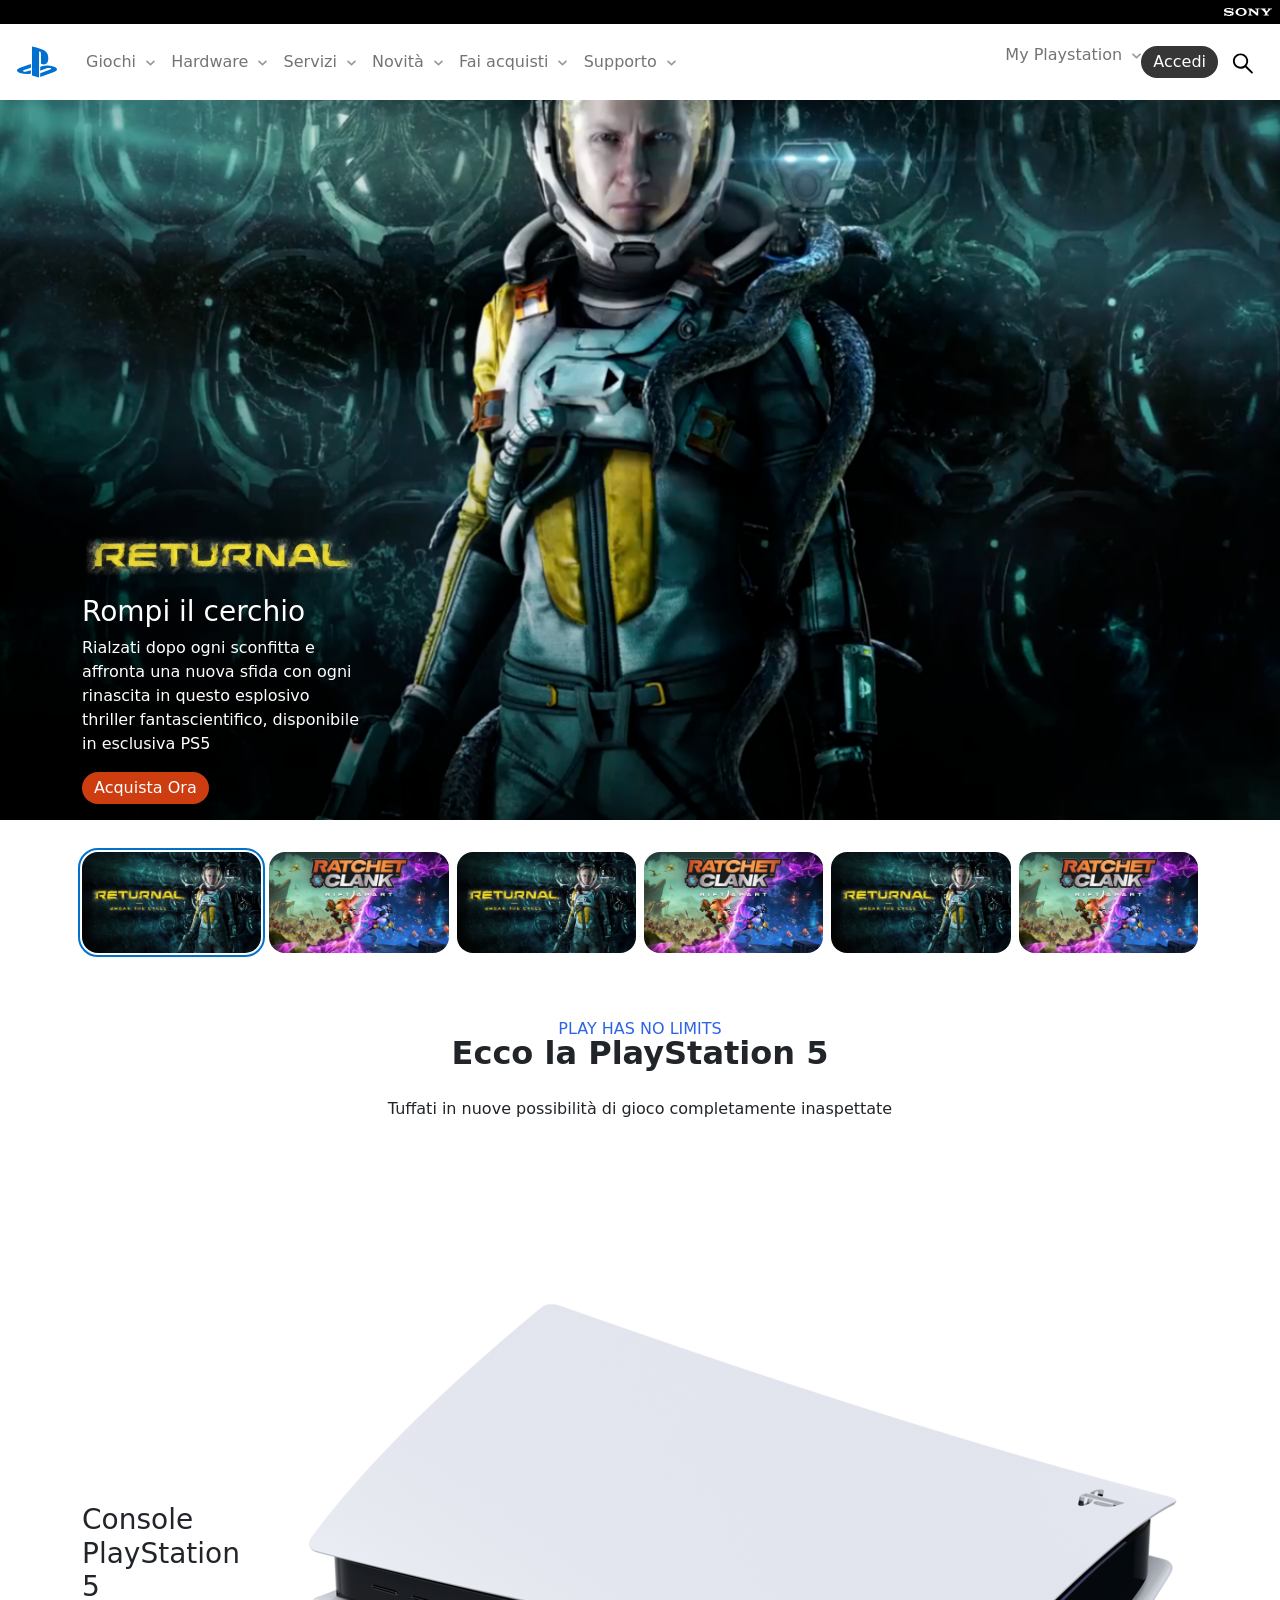
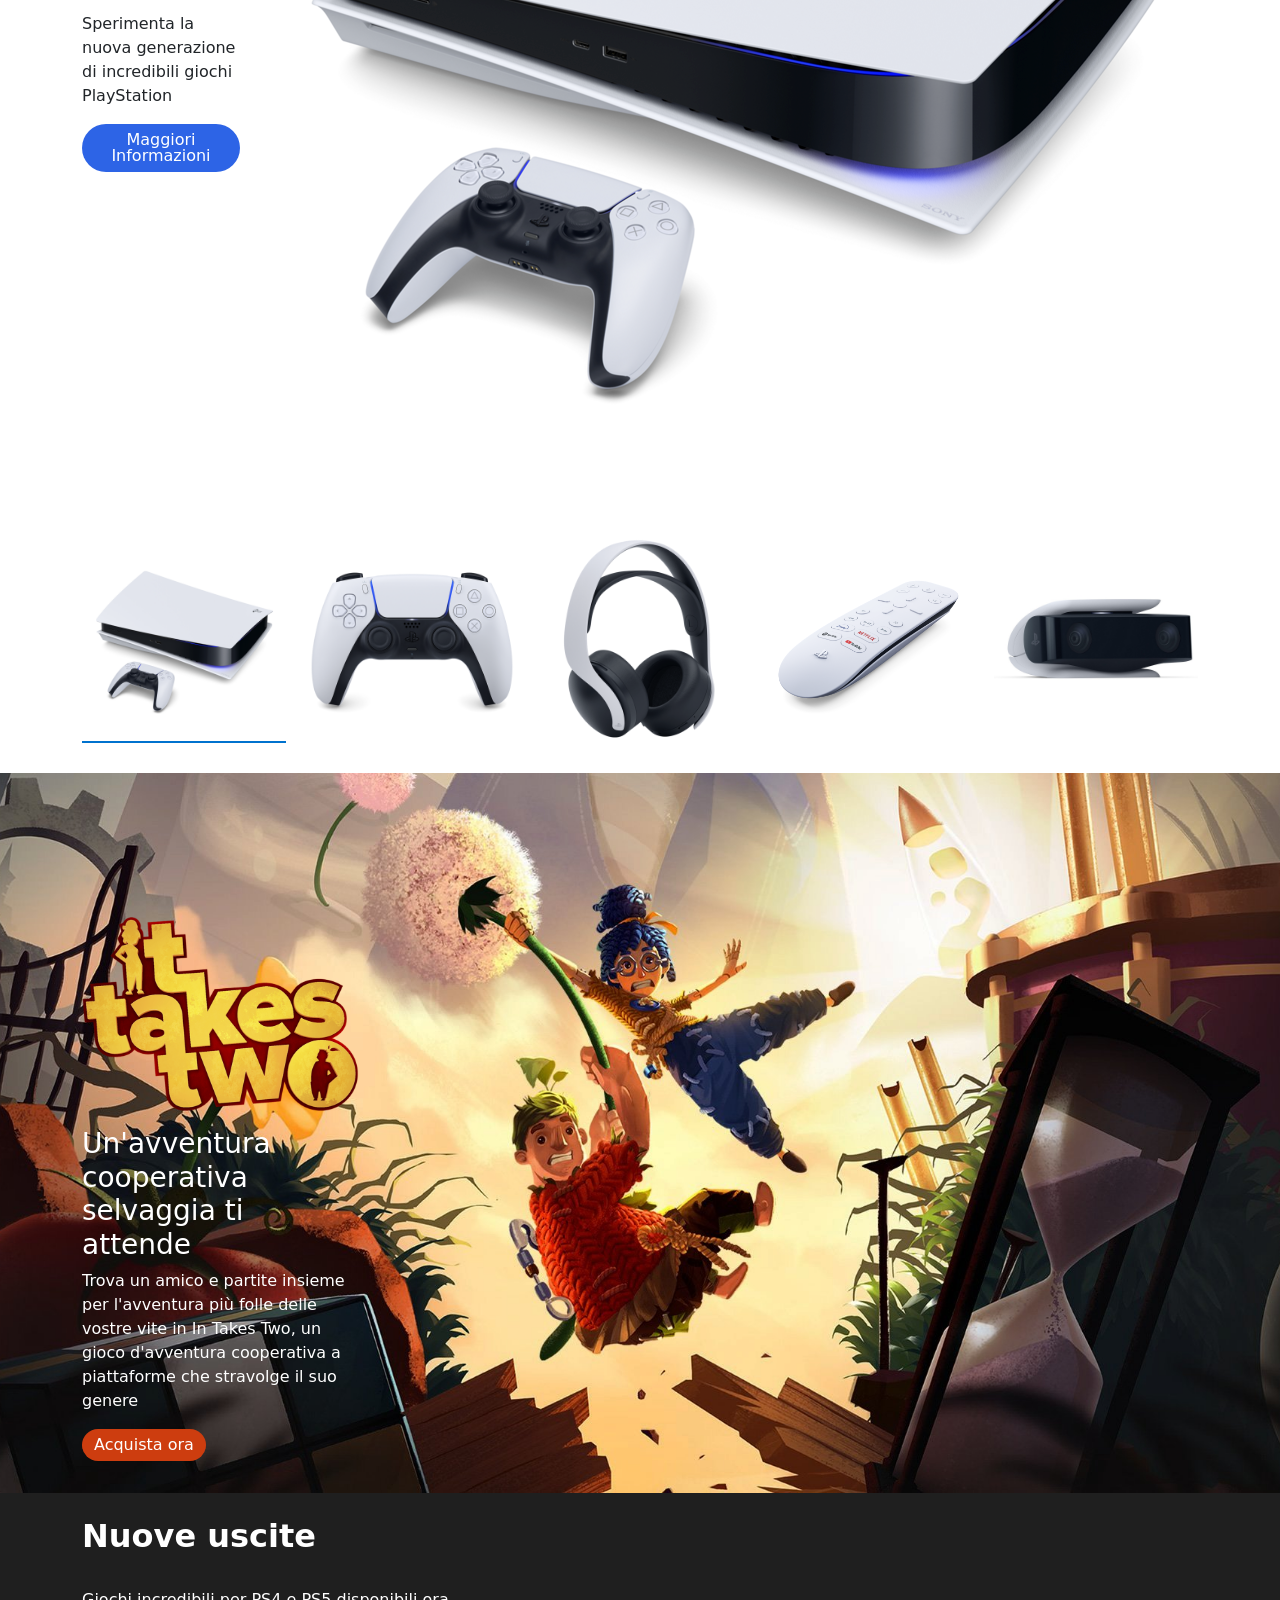
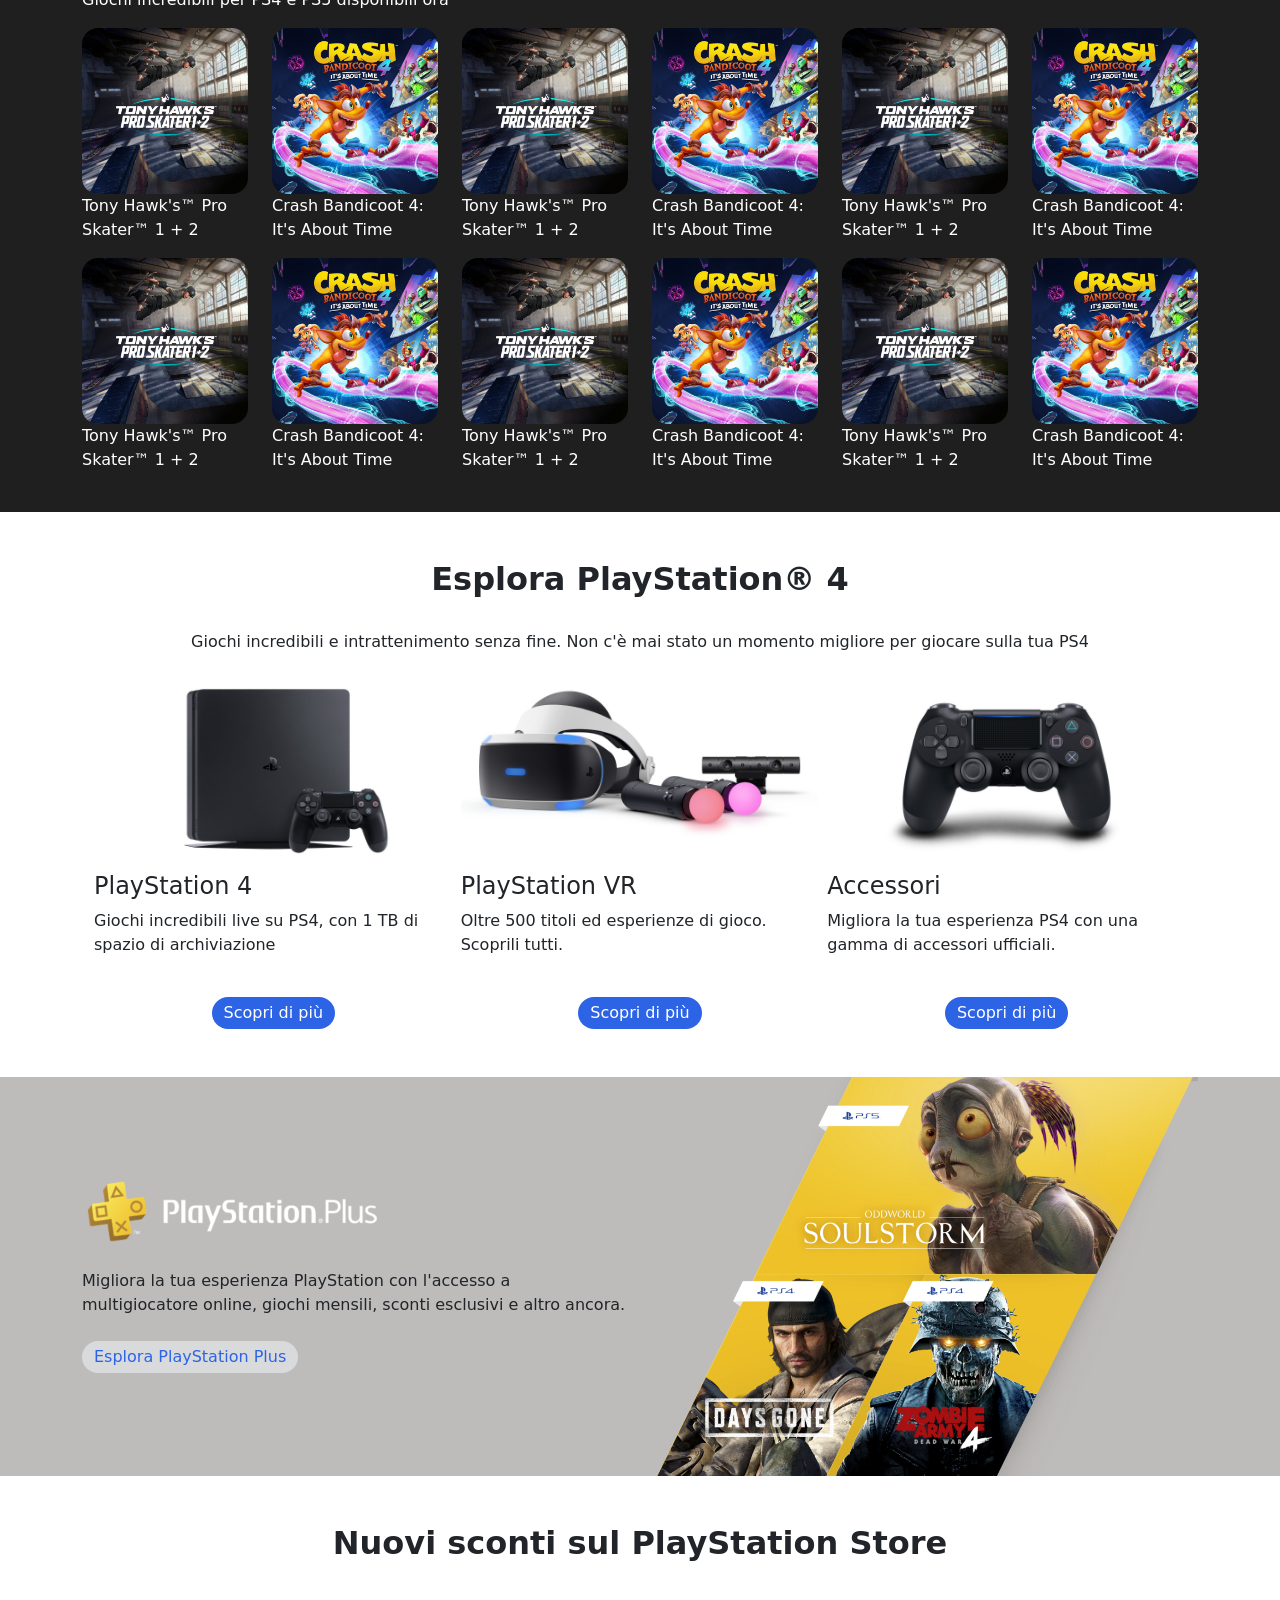
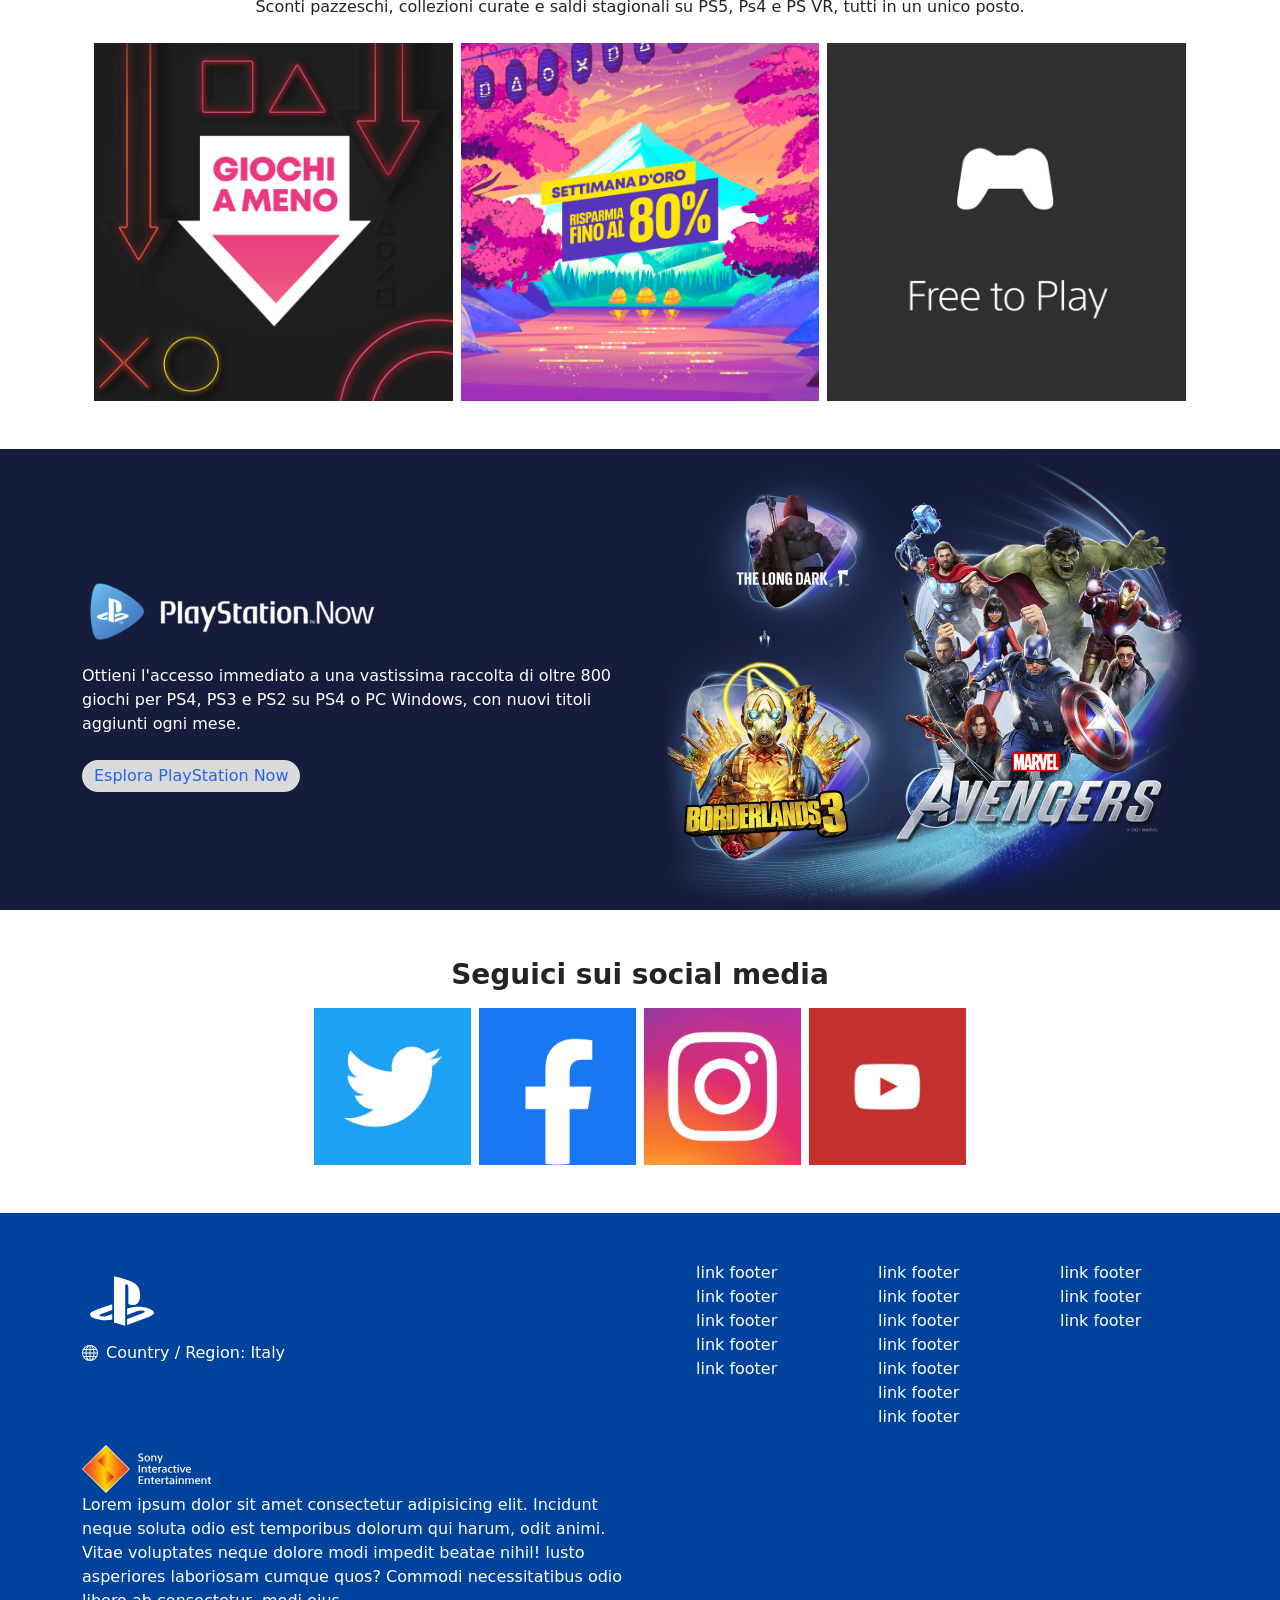
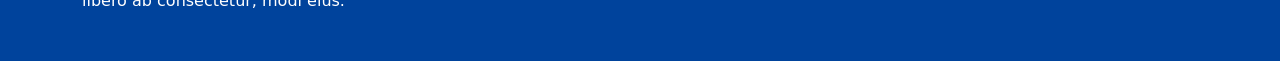
<file: index.html>
<!DOCTYPE html>
<html lang="en">
  <head>
    <meta charset="UTF-8" />
    <meta http-equiv="X-UA-Compatible" content="IE=edge" />
    <meta name="viewport" content="width=device-width, initial-scale=1.0" />
    <link
      href="https://cdn.jsdelivr.net/npm/bootstrap@5.0.2/dist/css/bootstrap.min.css"
      rel="stylesheet"
      integrity="sha384-EVSTQN3/azprG1Anm3QDgpJLIm9Nao0Yz1ztcQTwFspd3yD65VohhpuuCOmLASjC"
      crossorigin="anonymous"
    />
    <script
      src="https://cdn.jsdelivr.net/npm/bootstrap@5.0.2/dist/js/bootstrap.bundle.min.js"
      integrity="sha384-MrcW6ZMFYlzcLA8Nl+NtUVF0sA7MsXsP1UyJoMp4YLEuNSfAP+JcXn/tWtIaxVXM"
      crossorigin="anonymous"
    ></script>

    <link rel="stylesheet" href="./css/style.css" />
    <title>Playstation</title>
  </head>

  <body>
    <header>
      <div class="justify-content-end d-flex">
        <img src="./img/sony_logo.svg" alt="Logo Sony" />
      </div>
      <nav class="navbar navbar-expand-lg navbar-light">
        <div class="container-fluid">
          <a class="navbar-brand" href="#">
            <img src="./img/play_logo.svg" alt="Logo Playstation" />
          </a>

          <button
            class="navbar-toggler"
            type="button"
            data-bs-toggle="collapse"
            data-bs-target="#navbarColor01"
            aria-controls="navbarColor01"
            aria-expanded="false"
            aria-label="Toggle navigation"
          >
            <span class="navbar-toggler-icon"></span>
          </button>
          <div class="collapse navbar-collapse" id="navbarColor01">
            <ul class="navbar-nav me-auto mb-2 mb-lg-0">
              <li class="nav-item dropdown">
                <a
                  class="nav-link dropdown-toggle"
                  href="#"
                  id="navbarGames"
                  role="button"
                  data-bs-toggle="dropdown"
                  aria-expanded="false"
                >
                  Giochi
                </a>
                <ul class="dropdown-menu" aria-labelledby="navbarGames"></ul>
              </li>

              <li class="nav-item dropdown">
                <a
                  class="nav-link dropdown-toggle"
                  href="#"
                  id="navbarHardware"
                  role="button"
                  data-bs-toggle="dropdown"
                  aria-expanded="false"
                >
                  Hardware
                </a>
                <ul class="dropdown-menu" aria-labelledby="navbarHardware"></ul>
              </li>

              <li class="nav-item dropdown">
                <a
                  class="nav-link dropdown-toggle"
                  href="#"
                  id="navbarServices"
                  role="button"
                  data-bs-toggle="dropdown"
                  aria-expanded="false"
                >
                  Servizi
                </a>
                <ul class="dropdown-menu" aria-labelledby="navbarServices"></ul>
              </li>

              <li class="nav-item dropdown">
                <a
                  class="nav-link dropdown-toggle"
                  href="#"
                  id="navbarNews"
                  role="button"
                  data-bs-toggle="dropdown"
                  aria-expanded="false"
                >
                  Novità
                </a>
                <ul class="dropdown-menu" aria-labelledby="navbarNews"></ul>
              </li>

              <li class="nav-item dropdown">
                <a
                  class="nav-link dropdown-toggle"
                  href="#"
                  id="navbarBuy"
                  role="button"
                  data-bs-toggle="dropdown"
                  aria-expanded="false"
                >
                  Fai acquisti
                </a>
                <ul class="dropdown-menu" aria-labelledby="navbarBuy"></ul>
              </li>

              <li class="nav-item dropdown">
                <a
                  class="nav-link dropdown-toggle"
                  href="#"
                  id="navbarSupport"
                  role="button"
                  data-bs-toggle="dropdown"
                  aria-expanded="false"
                >
                  Supporto
                </a>
                <ul class="dropdown-menu" aria-labelledby="navbarSupport"></ul>
              </li>
            </ul>
            <div class="d-flex">
              <div class="nav-item dropdown">
                <a
                  class="nav-link dropdown-toggle"
                  href="#"
                  id="navbarMyPlaystation"
                  role="button"
                  data-bs-toggle="dropdown"
                  aria-expanded="false"
                >
                  My Playstation
                </a>
                <ul
                  class="dropdown-menu"
                  aria-labelledby="navbarMyPlaystation"
                ></ul>
              </div>

              <button class="btn btn-pill btn--dark-grey align-self-center">
                Accedi
              </button>
              <button class="btn btn--icon">
                <svg
                  version="1.1"
                  xmlns="http://www.w3.org/2000/svg"
                  xmlns:xlink="http://www.w3.org/1999/xlink"
                  viewBox="0 0 50 50"
                  data-di-rand="1620204969111"
                >
                  <g>
                    <path
                      d="M8,20.913 C8,14.344 13.344,9 19.913,9 C26.482,9 31.827,14.344 31.827,20.913 C31.827,27.482 26.482,32.827 19.913,32.827 C13.344,32.827 8,27.482 8,20.913 M45.112,43.585 L32.346,30.82 C34.518,28.099 35.827,24.658 35.827,20.913 C35.827,12.139 28.688,5 19.913,5 C11.139,5 4,12.139 4,20.913 C4,29.688 11.139,36.827 19.913,36.827 C23.503,36.827 26.808,35.618 29.474,33.604 L42.284,46.413 C42.674,46.804 43.186,46.999 43.698,46.999 C44.209,46.999 44.721,46.804 45.112,46.413 C45.502,46.023 45.698,45.511 45.698,44.999 C45.698,44.488 45.502,43.976 45.112,43.585"
                    ></path>
                  </g>
                </svg>
              </button>
            </div>
          </div>
        </div>
      </nav>
    </header>

    <section class="hero-carousel mb-5">
      <div class="hero hero--returnal mb-3">
        <div
          class="container text-white d-flex flex-column justify-content-end"
        >
          <img
            class="returnal-banner-logo"
            src="./img/returnal-hero-banner-logo.png"
            alt="Logo Returnal"
          />
          <h3>Rompi il cerchio</h3>
          <p>
            Rialzati dopo ogni sconfitta e affronta una nuova sfida con ogni
            rinascita in questo esplosivo thriller fantascientifico, disponibile
            in esclusiva PS5
          </p>
          <button class="btn btn-pill align-self-start">Acquista Ora</button>
        </div>
      </div>

      <div class="container hero-carousel__slider">
        <div class="row row-cols-2 row-cols-sm-3 row-cols-lg-6 g-2">
          <div class="col">
            <img
              class="card-rounded slider-img slider-img--active"
              src="./img/returnal-listing-thumb-01-ps5.jpg"
              alt=""
            />
          </div>

          <div class="col">
            <img
              class="card-rounded slider-img"
              src="./img/ratchet-and-clank-rift-apart-keyart.jpg"
              alt=""
            />
          </div>

          <div class="col">
            <img
              class="card-rounded slider-img"
              src="./img/returnal-listing-thumb-01-ps5.jpg"
              alt=""
            />
          </div>

          <div class="col">
            <img
              class="card-rounded slider-img"
              src="./img/ratchet-and-clank-rift-apart-keyart.jpg"
              alt=""
            />
          </div>

          <div class="col">
            <img
              class="card-rounded slider-img"
              src="./img/returnal-listing-thumb-01-ps5.jpg"
              alt=""
            />
          </div>

          <div class="col">
            <img
              class="card-rounded slider-img"
              src="./img/ratchet-and-clank-rift-apart-keyart.jpg"
              alt=""
            />
          </div>
        </div>
      </div>
    </section>

    <section class="ps5">
      <div class="section-header container">
        <p class="ps5__subtitle">play has no limits</p>
        <h2>Ecco la PlayStation 5</h2>
        <p>Tuffati in nuove possibilità di gioco completamente inaspettate</p>
      </div>

      <div class="card-custom card--hor container">
        <div class="card-description">
          <h3>Console PlayStation 5</h3>
          <p>
            Sperimenta la nuova generazione di incredibili giochi PlayStation
          </p>
          <button class="btn btn-pill btn--blue">Maggiori Informazioni</button>
        </div>
        <img src="./img/playstation-5-thumb.png" alt="Ps5" />
      </div>

      <div class="container ps5__slider">
        <div class="row row-cols-3 row-cols-md-5">
          <div class="col ps5__image--active">
            <img
              class="ps5__image"
              src="./img/playstation-5-thumb.png"
              alt="Ps5"
            />
          </div>

          <div class="col">
            <img
              class="ps5__image"
              src="./img/joypad-thumb.png"
              alt="Ps5 Joypad"
            />
          </div>

          <div class="col">
            <img
              class="ps5__image"
              src="./img/headset-thumb.png"
              alt="Ps5 Headset"
            />
          </div>

          <div class="col">
            <img
              class="ps5__image"
              src="./img/remote-thumb.png"
              alt="Ps5 Remote"
            />
          </div>

          <div class="col">
            <img
              class="ps5__image"
              src="./img/camera-thumb.jpg"
              alt="Ps5 Camera"
            />
          </div>
        </div>
      </div>
    </section>

    <section class="hero hero--it-takes-two pb-3">
      <div class="container text-white d-flex flex-column justify-content-end">
        <img
          class="it-takes-two-banner-logo"
          src="./img/it-takes-two-logo.png"
          alt="Logo It Takes Two"
        />
        <h3>Un'avventura cooperativa selvaggia ti attende</h3>
        <p>
          Trova un amico e partite insieme per l'avventura più folle delle
          vostre vite in In Takes Two, un gioco d'avventura cooperativa a
          piattaforme che stravolge il suo genere
        </p>
        <button class="btn btn-pill align-self-start">Acquista ora</button>
      </div>
    </section>

    <section class="new-releases py-4">
      <div class="section-header text-start container">
        <h2>Nuove uscite</h2>
        <p>Giochi incredibili per PS4 e PS5 disponibili ora</p>
      </div>

      <div class="container">
        <div class="row row-cols-2 row-cols-sm-3 row-cols-lg-6">
          <div class="col">
            <div class="card-game">
              <img
                class="card-rounded"
                src="./img/tony-hawks-pro-skater-1-2-store-art.jpg"
              />
              <p>Tony Hawk's™ Pro Skater™ 1 + 2</p>
            </div>
          </div>

          <div class="col">
            <div class="card-game">
              <img
                class="card-rounded"
                src="./img/crash-bandicoot-4-its-about-time-store-art.jpg"
              />
              <p>Crash Bandicoot 4: It's About Time</p>
            </div>
          </div>

          <div class="col">
            <div class="card-game">
              <img
                class="card-rounded"
                src="./img/tony-hawks-pro-skater-1-2-store-art.jpg"
              />
              <p>Tony Hawk's™ Pro Skater™ 1 + 2</p>
            </div>
          </div>

          <div class="col">
            <div class="card-game">
              <img
                class="card-rounded"
                src="./img/crash-bandicoot-4-its-about-time-store-art.jpg"
              />
              <p>Crash Bandicoot 4: It's About Time</p>
            </div>
          </div>

          <div class="col">
            <div class="card-game">
              <img
                class="card-rounded"
                src="./img/tony-hawks-pro-skater-1-2-store-art.jpg"
              />
              <p>Tony Hawk's™ Pro Skater™ 1 + 2</p>
            </div>
          </div>

          <div class="col">
            <div class="card-game">
              <img
                class="card-rounded"
                src="./img/crash-bandicoot-4-its-about-time-store-art.jpg"
              />
              <p>Crash Bandicoot 4: It's About Time</p>
            </div>
          </div>

          <div class="col">
            <div class="card-game">
              <img
                class="card-rounded"
                src="./img/tony-hawks-pro-skater-1-2-store-art.jpg"
              />
              <p>Tony Hawk's™ Pro Skater™ 1 + 2</p>
            </div>
          </div>

          <div class="col">
            <div class="card-game">
              <img
                class="card-rounded"
                src="./img/crash-bandicoot-4-its-about-time-store-art.jpg"
              />
              <p>Crash Bandicoot 4: It's About Time</p>
            </div>
          </div>

          <div class="col">
            <div class="card-game">
              <img
                class="card-rounded"
                src="./img/tony-hawks-pro-skater-1-2-store-art.jpg"
              />
              <p>Tony Hawk's™ Pro Skater™ 1 + 2</p>
            </div>
          </div>

          <div class="col">
            <div class="card-game">
              <img
                class="card-rounded"
                src="./img/crash-bandicoot-4-its-about-time-store-art.jpg"
              />
              <p>Crash Bandicoot 4: It's About Time</p>
            </div>
          </div>

          <div class="col">
            <div class="card-game">
              <img
                class="card-rounded"
                src="./img/tony-hawks-pro-skater-1-2-store-art.jpg"
              />
              <p>Tony Hawk's™ Pro Skater™ 1 + 2</p>
            </div>
          </div>

          <div class="col">
            <div class="card-game">
              <img
                class="card-rounded"
                src="./img/crash-bandicoot-4-its-about-time-store-art.jpg"
              />
              <p>Crash Bandicoot 4: It's About Time</p>
            </div>
          </div>
        </div>
      </div>
    </section>

    <section class="ps4 container py-5">
      <div class="section-header">
        <h2>Esplora PlayStation® 4</h2>
        <p>
          Giochi incredibili e intrattenimento senza fine. Non c'è mai stato un
          momento migliore per giocare sulla tua PS4
        </p>
      </div>

      <div class="container">
        <div class="row row-cols-1 row-cols-md-3 g-2">
          <div class="col">
            <div class="card-custom card--ver">
              <img
                src="./img/ps4-slim-homepage-image-block.jpg"
                alt="Ps4 Slim"
              />
              <h4>PlayStation 4</h4>
              <p>
                Giochi incredibili live su PS4, con 1 TB di spazio di
                archiviazione
              </p>
              <button class="btn btn-pill btn--blue align-self-center">
                Scopri di più
              </button>
            </div>
          </div>

          <div class="col">
            <div class="card-custom card--ver">
              <img src="./img/double11-202010-tw-psvr.jpg" alt="VR" />
              <h4>PlayStation VR</h4>
              <p>Oltre 500 titoli ed esperienze di gioco. Scoprili tutti.</p>
              <button class="btn btn-pill btn--blue align-self-center">
                Scopri di più
              </button>
            </div>
          </div>

          <div class="col">
            <div class="card-custom card--ver">
              <img src="./img/dualshock-4-listing-thumb.jpg" alt="Dualshock" />
              <h4>Accessori</h4>
              <p>
                Migliora la tua esperienza PS4 con una gamma di accessori
                ufficiali.
              </p>
              <button class="btn btn-pill btn--blue align-self-center">
                Scopri di più
              </button>
            </div>
          </div>
        </div>
      </div>
    </section>

    <section class="ps-plus banner">
      <div class="container">
        <div class="row">
          <div
            class="ps-plus__description col col-12 col-md-6 d-flex flex-column justify-content-center"
          >
            <img
              class="ps-plus__logo"
              src="./img/ps-plus-logo.png"
              alt="Logo Ps Plus"
            />
            <p class="my-4">
              Migliora la tua esperienza PlayStation con l'accesso a
              multigiocatore online, giochi mensili, sconti esclusivi e altro
              ancora.
            </p>
            <button class="btn btn-pill btn--grey align-self-start">
              Esplora PlayStation Plus
            </button>
          </div>

          <img
            class="col col-6"
            src="./img/ps-plus-april-monthly-games-featured-image-block.png"
            alt="Ps plus, giochi di aprile"
          />
        </div>
      </div>
    </section>

    <section class="ps-store-discounts container py-5">
      <div class="section-header">
        <h2>Nuovi sconti sul PlayStation Store</h2>
        <p class="mb-4">
          Sconti pazzeschi, collezioni curate e saldi stagionali su PS5, Ps4 e
          PS VR, tutti in un unico posto.
        </p>
      </div>

      <div class="container">
        <div class="row row-cols-1 row-cols-md-3 g-2">
          <div class="col">
            <img
              src="./img/playstation-store-games-under-20-spotlight.jpg"
              alt="Giochi a meno di 20 €"
            />
          </div>
          <div class="col">
            <img
              src="./img/playstation-store-golden-week-sale-spotlight.jpg"
              alt="Settimana d'oro"
            />
          </div>
          <div class="col">
            <img
              src="./img/playstation-store-free-to-play-spotlight.png"
              alt="Free to play"
            />
          </div>
        </div>
      </div>
    </section>

    <section class="ps-now banner text-white">
      <div class="container">
        <div class="row">
          <div
            class="ps-now__description col col-12 col-md-6 d-flex flex-column justify-content-center"
          >
            <img
              class="ps-now__logo"
              src="./img/ps-now-logo-two-column.png"
              alt="Logo Ps Now"
            />
            <p class="my-4">
              Ottieni l'accesso immediato a una vastissima raccolta di oltre 800
              giochi per PS4, PS3 e PS2 su PS4 o PC Windows, con nuovi titoli
              aggiunti ogni mese.
            </p>
            <button class="btn btn-pill btn--grey align-self-start">
              Esplora PlayStation Now
            </button>
          </div>

          <img
            class="col col-6"
            src="./img/ps-now-april-featured-image-block.png"
            alt="Ps now, giochi di aprile"
          />
        </div>
      </div>
    </section>

    <section class="socials container container-xs py-5">
      <h5 class="container text-center fw-bold mb-3 fs-3">
        Seguici sui social media
      </h5>
      <div class="container">
        <div class="row row-cols-2 row-cols-md-4 g-2">
          <div class="col">
            <img src="./img/twitter.jpg" alt="Icona twitter" />
          </div>
          <div class="col">
            <img src="./img/facebook.jpg" alt="Icona facebook" />
          </div>
          <div class="col">
            <img src="./img/instagram.jpg" alt="Icona instagram" />
          </div>
          <div class="col">
            <img src="./img/youtube.png" alt="Icona youtube" />
          </div>
        </div>
      </div>
    </section>

    <footer class="text-white py-5">
      <div class="container">
        <div class="row row-cols-1 row-cols-lg-2">
          <div class="col">
            <div class="footer__ps-logo">
              <svg
                class="shared-nav-ps-logo"
                width="80px"
                height="80px"
                version="1.1"
                xmlns="http://www.w3.org/2000/svg"
                xmlns:xlink="http://www.w3.org/1999/xlink"
                viewBox="0 0 50 50"
                data-di-res-id="51237b9e-85bdd8e5"
                data-di-rand="1620209019838"
              >
                <g>
                  <g>
                    <path
                      d="M5.8,32.1C4.3,33.1,4.8,35,8,35.9c3.3,1.1,6.9,1.4,10.4,0.8c0.2,0,0.4-0.1,0.5-0.1v-3.4l-3.4,1.1
       c-1.3,0.4-2.6,0.5-3.9,0.2c-1-0.3-0.8-0.9,0.4-1.4l6.9-2.4V27l-9.6,3.3C8.1,30.7,6.9,31.3,5.8,32.1z M29,17.1v9.7
       c4.1,2,7.3,0,7.3-5.2c0-5.3-1.9-7.7-7.4-9.6C26,11,23,10.1,20,9.5v28.9l7,2.1V16.2c0-1.1,0-1.9,0.8-1.6C28.9,14.9,29,16,29,17.1z
        M42,29.8c-2.9-1-6-1.4-9-1.1c-1.6,0.1-3.1,0.5-4.5,1l-0.3,0.1v3.9l6.5-2.4c1.3-0.4,2.6-0.5,3.9-0.2c1,0.3,0.8,0.9-0.4,1.4
       l-10,3.7V40L42,34.9c1-0.4,1.9-0.9,2.7-1.7C45.4,32.2,45.1,30.8,42,29.8z"
                      fill="#FFF"
                    ></path>
                  </g>
                </g>
              </svg>
              <div class="d-flex align-items-center">
                <svg
                  xmlns="http://www.w3.org/2000/svg"
                  width="16"
                  height="16"
                  fill="currentColor"
                  class="bi bi-globe"
                  viewBox="0 0 16 16"
                >
                  <path
                    d="M0 8a8 8 0 1 1 16 0A8 8 0 0 1 0 8zm7.5-6.923c-.67.204-1.335.82-1.887 1.855A7.97 7.97 0 0 0 5.145 4H7.5V1.077zM4.09 4a9.267 9.267 0 0 1 .64-1.539 6.7 6.7 0 0 1 .597-.933A7.025 7.025 0 0 0 2.255 4H4.09zm-.582 3.5c.03-.877.138-1.718.312-2.5H1.674a6.958 6.958 0 0 0-.656 2.5h2.49zM4.847 5a12.5 12.5 0 0 0-.338 2.5H7.5V5H4.847zM8.5 5v2.5h2.99a12.495 12.495 0 0 0-.337-2.5H8.5zM4.51 8.5a12.5 12.5 0 0 0 .337 2.5H7.5V8.5H4.51zm3.99 0V11h2.653c.187-.765.306-1.608.338-2.5H8.5zM5.145 12c.138.386.295.744.468 1.068.552 1.035 1.218 1.65 1.887 1.855V12H5.145zm.182 2.472a6.696 6.696 0 0 1-.597-.933A9.268 9.268 0 0 1 4.09 12H2.255a7.024 7.024 0 0 0 3.072 2.472zM3.82 11a13.652 13.652 0 0 1-.312-2.5h-2.49c.062.89.291 1.733.656 2.5H3.82zm6.853 3.472A7.024 7.024 0 0 0 13.745 12H11.91a9.27 9.27 0 0 1-.64 1.539 6.688 6.688 0 0 1-.597.933zM8.5 12v2.923c.67-.204 1.335-.82 1.887-1.855.173-.324.33-.682.468-1.068H8.5zm3.68-1h2.146c.365-.767.594-1.61.656-2.5h-2.49a13.65 13.65 0 0 1-.312 2.5zm2.802-3.5a6.959 6.959 0 0 0-.656-2.5H12.18c.174.782.282 1.623.312 2.5h2.49zM11.27 2.461c.247.464.462.98.64 1.539h1.835a7.024 7.024 0 0 0-3.072-2.472c.218.284.418.598.597.933zM10.855 4a7.966 7.966 0 0 0-.468-1.068C9.835 1.897 9.17 1.282 8.5 1.077V4h2.355z"
                  />
                </svg>
                <p class="ms-2 mb-0">Country / Region: Italy</p>
              </div>
            </div>
          </div>
          <div class="col">
            <div class="container">
              <div class="row row-cols-1 row-cols-md-3 justify-content-between">
                <div class="col">
                  <ul>
                    <li>link footer</li>
                    <li>link footer</li>
                    <li>link footer</li>
                    <li>link footer</li>
                    <li>link footer</li>
                  </ul>
                </div>

                <div class="col">
                  <ul>
                    <li>link footer</li>
                    <li>link footer</li>
                    <li>link footer</li>
                    <li>link footer</li>
                    <li>link footer</li>
                    <li>link footer</li>
                    <li>link footer</li>
                  </ul>
                </div>

                <div class="col">
                  <ul>
                    <li>link footer</li>
                    <li>link footer</li>
                    <li>link footer</li>
                  </ul>
                </div>
              </div>
            </div>
          </div>

          <div>
            <img
              class="w-auto"
              height="48"
              src="./img/sie-logo.svg"
              alt="Logo Sony"
            />
            <p class="mb-0">
              Lorem ipsum dolor sit amet consectetur adipisicing elit. Incidunt
              neque soluta odio est temporibus dolorum qui harum, odit animi.
              Vitae voluptates neque dolore modi impedit beatae nihil! Iusto
              asperiores laboriosam cumque quos? Commodi necessitatibus odio
              libero ab consectetur, modi eius.
            </p>
          </div>
        </div>
      </div>
    </footer>
  </body>
</html>
</file>
<file: css/style.css>
/* Generic */
:root {
  --btn-orange: #cd3d0f;
  --btn-blue: #2d64e6;
  --btn-grey: #d9dadc;
  --btn-dark-grey: #363636;
  --bg-grey: #1f1f1f;
  --bg-light-grey: #bebcbb;
  --bg-blue: #00439c;
  --bg-dark-blue: #161c3b;
}

ul,
ol,
menu {
  list-style: none;
}

img {
  width: 100%;
}

.btn-pill {
  border-radius: 50px;
  background-color: var(--btn-orange);
  color: white;
  border: none;
  padding: 0.5rem 0.75rem;
  line-height: 1;
}

.btn--blue {
  background-color: var(--btn-blue);
}

.btn--grey {
  background-color: var(--btn-grey);
  color: var(--btn-blue);
}

.btn--dark-grey {
  background-color: var(--btn-dark-grey);
}

.btn--icon svg {
  width: 24px;
}

/* Overwrite Bootstrap */
.dropdown-toggle::after {
  border: 0;
  background-image: url(../img/chevron-down-solid.svg);
  width: 10px;
  height: 10px;
  background-repeat: no-repeat;
  background-position: center;
  vertical-align: middle;
}

.dropdown-toggle.show::after {
  transform: rotate(-180deg);
}

.nav-link {
  color: rgba(0, 0, 0, 0.55);
}

.nav-link:hover {
  color: rgba(0, 0, 0, 0.7);
}

/* Header component */

header .justify-content-end {
  background-color: black;
  padding: 0.5rem;
}

header .justify-content-end img {
  width: 3rem;
}

.container-xs {
  max-width: 700px;
  margin: 0 auto;
}

/* Hero component */
.hero {
  background-size: cover;
  background-position: center;
  background-repeat: no-repeat;
  height: 80vh;
}

.hero--returnal {
  background-image: url(../img/jumbo-bg.png);
}

.hero--it-takes-two {
  background-image: url(../img/it-takes-two-hero-banner-desktop.jpg);
}

.hero .container {
  height: 100%;
  padding-bottom: 1rem;
}

.returnal-banner-logo {
  width: 65%;
  margin-bottom: 1rem;
}

.it-takes-two-banner-logo {
  width: 65%;
  margin-bottom: 1rem;
}

.hero-carousel__slider {
  padding-block: 1rem;
}

.slider-img--active {
  outline: 2px solid #0072ce;
  outline-offset: 0.125rem;
}

/* Section header component */
.section-header {
  text-align: center;
}

.section-header h2,
.section-header h3 {
  margin-bottom: 2rem;
  font-weight: 600;
}

.ps5__subtitle {
  color: var(--btn-blue);
  text-transform: uppercase;
  margin-bottom: 0;
}

/* Card custom component */
.card-custom {
  display: flex;
  flex-direction: column;
}

.card--ver p {
  min-height: 4.5rem;
}

.card-rounded {
  border-radius: 1rem;
}

/* PS5 section */
.ps5 h2 {
  line-height: 0.75;
}

.ps5__image--active {
  position: relative;
}

.ps5__image--active::after {
  border-bottom: 2px solid #0072ce;
  display: block;
  content: "";
  position: absolute;
  left: 0.75rem;
  right: 0.75rem;
}

.ps5__slider {
  margin-bottom: 2rem;
}

/* New releases section */
.new-releases {
  background-color: var(--bg-grey);
  color: white;
}

/* PS Plus/Playstation Now section */
.ps-plus.banner {
  background-color: var(--bg-light-grey);
}

.banner {
  padding-top: 2rem;
  padding-bottom: 2rem;
}

.ps-plus__logo,
.ps-now__logo {
  width: 55%;
}

.ps-plus .row > img,
.ps-now .row > img {
  display: none;
}

.ps-now.banner {
  background-color: var(--bg-dark-blue);
}

/* Footer component */
footer {
  background-color: var(--bg-blue);
}

@media screen and (min-width: 992px) {
  .hero h3,
  .hero p,
  .hero img {
    width: 25%;
  }
}

@media screen and (min-width: 768px) {
  .card--hor {
    flex-direction: row;
    align-items: center;
  }

  .ps-plus .row > img,
  .ps-now .row > img {
    display: block;
  }

  .banner {
    padding-top: 0;
    padding-bottom: 0;
  }
}
</file>
